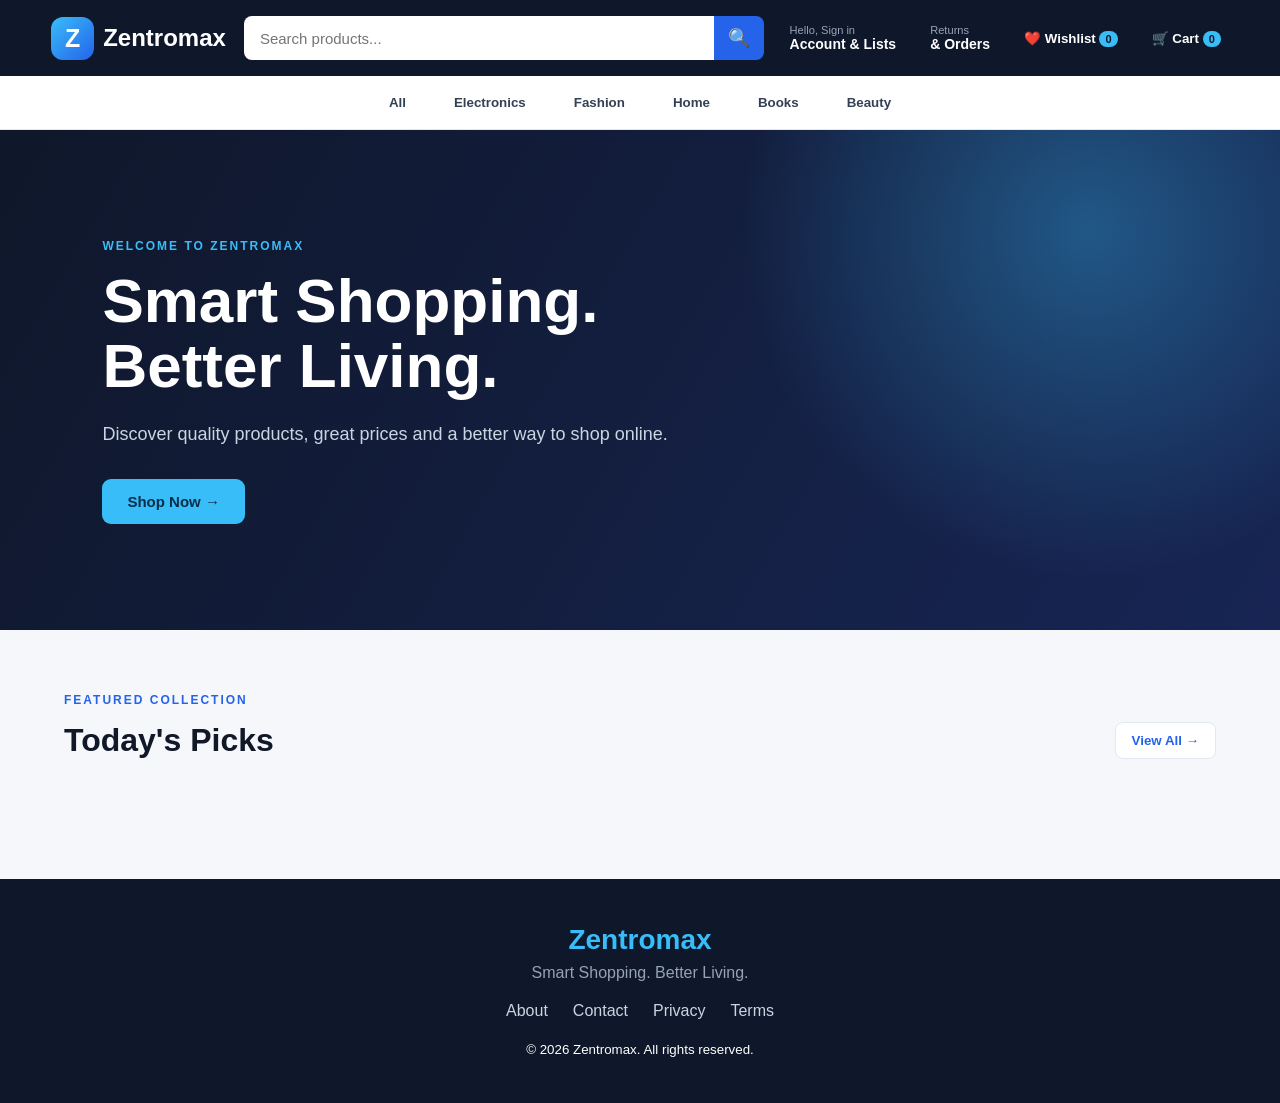
<file: index.html>
<!DOCTYPE html>
<html lang="en">
<head>
  <meta charset="UTF-8">
  <meta name="viewport" content="width=device-width, initial-scale=1.0">

  <title id="siteTitle">Zentromax | Online Shopping</title>

  <link id="siteFavicon" rel="icon"
    href="data:image/svg+xml,%3Csvg xmlns='http://www.w3.org/2000/svg' viewBox='0 0 100 100'%3E%3Crect width='100' height='100' rx='22' fill='%232563eb'/%3E%3Ctext x='50' y='70' text-anchor='middle' font-size='62' font-family='Arial' font-weight='bold' fill='white'%3EZ%3C/text%3E%3C/svg%3E">

  <link rel="stylesheet" href="style.css">
</head>

<body>

<header class="header">

  <div class="logo" onclick="goHome()">
    <span id="siteLogoMark" class="logo-mark">Z</span>
    <span id="siteName">Zentromax</span>
  </div>

  <div class="search-box">
    <input
      id="searchInput"
      type="search"
      placeholder="Search products..."
      oninput="searchProducts()">

    <button onclick="searchProducts()">🔍</button>
  </div>

  <button class="nav-item" onclick="openLogin()">
    <small>Hello, Sign in</small>
    <strong>Account & Lists</strong>
  </button>

  <button class="nav-item" onclick="openOrders()">
    <small>Returns</small>
    <strong>& Orders</strong>
  </button>

  <button class="nav-item compact" onclick="openWishlist()">
    ❤️ Wishlist
    <span id="wishlistCount">0</span>
  </button>

  <button class="nav-item compact" onclick="openCart()">
    🛒 Cart
    <span id="cartCount">0</span>
  </button>

</header>


<nav class="categories">

  <button onclick="filterCategory('all')">All</button>
  <button onclick="filterCategory('electronics')">Electronics</button>
  <button onclick="filterCategory('fashion')">Fashion</button>
  <button onclick="filterCategory('home')">Home</button>
  <button onclick="filterCategory('books')">Books</button>
  <button onclick="filterCategory('beauty')">Beauty</button>

</nav>


<section class="hero">

  <div class="hero-content">

    <span id="heroEyebrow" class="eyebrow">WELCOME TO ZENTROMAX</span>

    <h1 id="heroTitle">
      Smart Shopping.<br>
      Better Living.
    </h1>

    <p id="heroText">
      Discover quality products, great prices and
      a better way to shop online.
    </p>

    <button id="heroButton" class="hero-btn" onclick="scrollToProducts()">
      Shop Now →
    </button>

  </div>

</section>


<main id="shop">

  <div class="section-head">

    <div>
      <span id="productsEyebrow" class="eyebrow blue">FEATURED COLLECTION</span>
      <h2 id="productsTitle">Today's Picks</h2>
    </div>

    <button class="view-btn" onclick="filterCategory('all')">
      View All →
    </button>

  </div>

  <section id="products" class="products"></section>

</main>


<!-- OVERLAY -->

<div id="overlay" class="overlay" onclick="closeAllPanels()"></div>


<!-- CART -->

<aside id="cartPanel" class="side-panel">

  <div class="panel-head">

    <div>
      <span class="panel-label">ZENTROMAX</span>
      <h2>Your Cart</h2>
    </div>

    <button onclick="closeCart()">✕</button>

  </div>

  <div id="cartItems" class="panel-body"></div>

  <div class="panel-footer">

    <div class="total-row">
      <span>Total</span>
      <strong>₹<span id="cartTotal">0</span></strong>
    </div>

    <button class="primary-btn" onclick="checkout()">
      Proceed to Checkout →
    </button>

  </div>

</aside>


<!-- LOGIN -->

<div id="loginModal" class="modal">

  <div class="modal-card">

    <button class="close-btn" onclick="closeLogin()">✕</button>

    <div class="modal-logo">Z</div>

    <span class="panel-label">ZENTROMAX ACCOUNT</span>

    <h2>Welcome back</h2>

    <p class="muted">
      Sign in to continue shopping.
    </p>

    <form onsubmit="login(event)">

      <label>Email or mobile number</label>

      <input
        id="loginEmail"
        required
        placeholder="Enter email or mobile">

      <label>Password</label>

      <input
        id="loginPassword"
        type="password"
        required
        placeholder="Enter password">

      <button class="primary-btn" type="submit">
        Sign In
      </button>

    </form>

    <p class="bottom-note">
      New to Zentromax?
      <b>Create an account</b>
    </p>

  </div>

</div>


<!-- ORDERS -->

<div id="ordersModal" class="modal">

  <div class="modal-card wide">

    <button class="close-btn" onclick="closeOrders()">✕</button>

    <span class="panel-label">ZENTROMAX</span>

    <h2>Returns & Orders</h2>

    <div id="ordersContent"></div>

  </div>

</div>


<!-- WISHLIST -->

<div id="wishlistModal" class="modal">

  <div class="modal-card wide">

    <button class="close-btn" onclick="closeWishlist()">✕</button>

    <span class="panel-label">ZENTROMAX</span>

    <h2>My Wishlist ❤️</h2>

    <div id="wishlistItems"></div>

  </div>

</div>


<!-- PRODUCT DETAILS -->

<div id="productModal" class="modal">

  <div class="modal-card product-modal">

    <button class="close-btn" onclick="closeProductDetails()">✕</button>

    <div id="productDetailsContent"></div>

  </div>

</div>


<!-- CHECKOUT -->

<div id="checkoutModal" class="modal">

  <div class="modal-card">

    <button class="close-btn" onclick="closeCheckout()">✕</button>

    <span class="panel-label">SECURE CHECKOUT</span>

    <h2>Complete Your Order</h2>

    <form onsubmit="placeOrder(event)">

      <label>Full Name</label>
      <input required placeholder="Your full name">

      <label>Mobile Number</label>
      <input required type="tel" placeholder="10 digit mobile number">

      <label>Delivery Address</label>
      <textarea required placeholder="Complete delivery address"></textarea>

      <label>Payment Method</label>

      <select required>
        <option value="">Choose payment method</option>
        <option>Cash on Delivery</option>
        <option>UPI</option>
        <option>Debit / Credit Card</option>
      </select>

      <button class="primary-btn" type="submit">
        Place Order
      </button>

    </form>

  </div>

</div>


<footer>

  <div id="footerBrand" class="footer-brand">Zentromax</div>

  <p id="storeDescriptionText">Great products. Better shopping.</p>

  <div class="footer-links">
    <span>About</span>
    <span>Contact</span>
    <span>Privacy</span>
    <span>Terms</span>
  </div>

  <small>© 2026 Zentromax. All rights reserved.</small>

</footer>


<script src="script.js"></script>

</body>
</html>
</file>
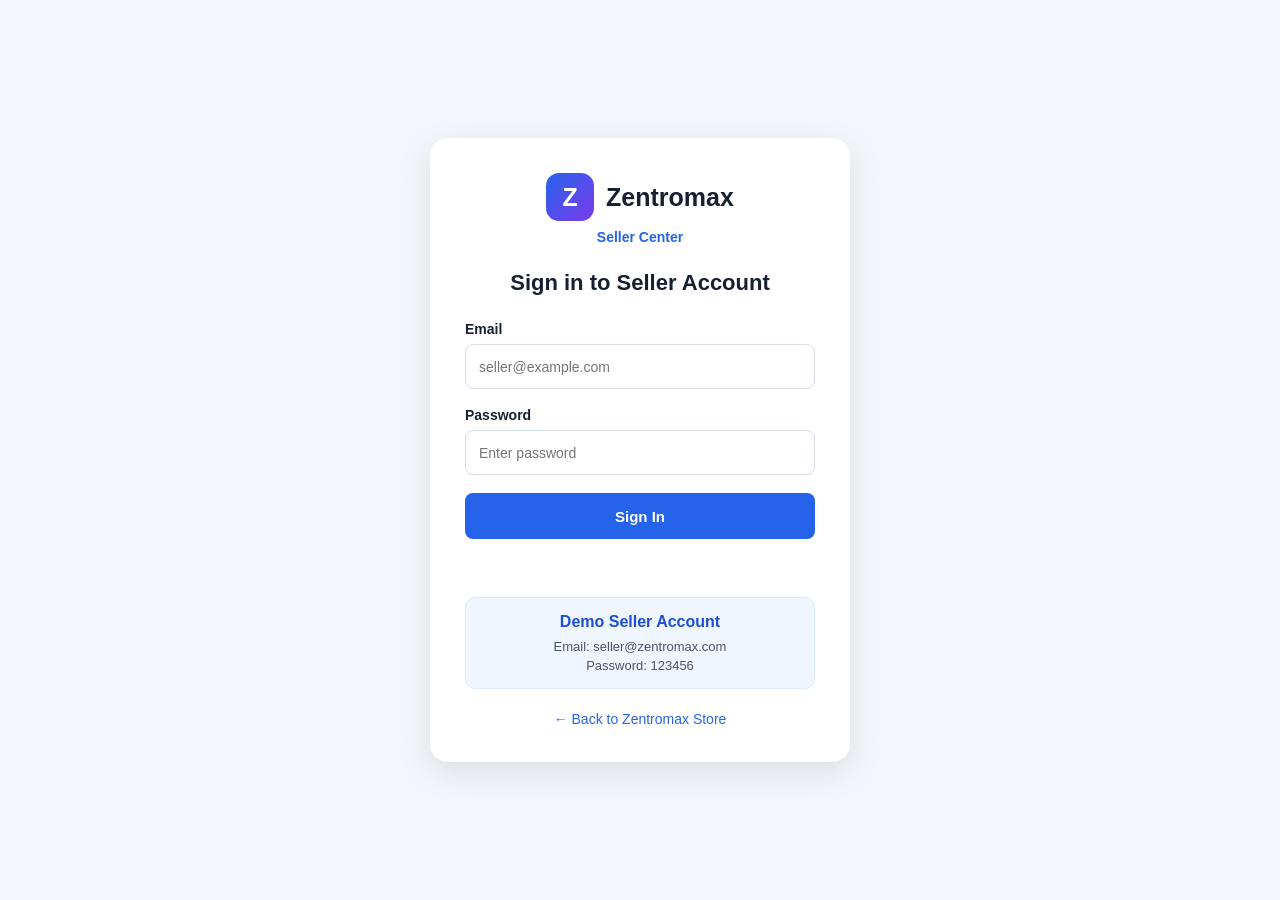
<file: seller-dashboard.html>
<!DOCTYPE html>
<html lang="en">
<head>
  <meta charset="UTF-8">
  <meta name="viewport" content="width=device-width, initial-scale=1.0">

  <title>Zentromax Seller Dashboard</title>

  <link rel="stylesheet" href="seller-dashboard.css">
</head>

<body>

  <!-- SIDEBAR -->

  <aside class="seller-sidebar">

    <div class="seller-brand">
      <div class="seller-logo">Z</div>
      <span>Zentromax</span>
    </div>

    <div class="seller-label">
      SELLER CENTER
    </div>

    <nav>

      <button
        class="nav-btn active"
        onclick="showSellerSection('dashboard')">
        📊 Dashboard
      </button>

      <button
        class="nav-btn"
        onclick="showSellerSection('products')">
        📦 My Products
      </button>

      <button
        class="nav-btn"
        onclick="showSellerSection('orders')">
        🛒 My Orders
      </button>

      <button
        class="nav-btn"
        onclick="showSellerSection('profile')">
        👤 My Profile
      </button>

    </nav>

    <button
      class="seller-logout"
      onclick="sellerLogout()">
      🚪 Logout
    </button>

  </aside>


  <!-- MAIN -->

  <main class="seller-main">

    <!-- TOP BAR -->

    <header class="seller-topbar">

      <div>

        <h1 id="sellerPageTitle">
          Dashboard
        </h1>

        <p>
          Manage your Zentromax store
        </p>

      </div>

      <div class="seller-account">

        <div class="seller-avatar">
          S
        </div>

        <div>

          <strong id="sellerName">
            Seller
          </strong>

          <small>
            Seller Account
          </small>

        </div>

      </div>

    </header>


    <!-- =========================
         DASHBOARD
    ========================== -->

    <section
      id="sellerDashboard"
      class="seller-section active">

      <div class="welcome-card">

        <div>

          <span>
            Welcome back 👋
          </span>

          <h2 id="welcomeSeller">
            Welcome, Seller
          </h2>

          <p>
            Manage your products and orders from here.
          </p>

        </div>

        <button
          onclick="openSellerProductForm()">

          + Add Product

        </button>

      </div>


      <!-- STATS -->

      <div class="seller-stats">

        <div class="seller-stat">

          <div class="stat-icon blue">
            📦
          </div>

          <div>

            <h3 id="sellerProductCount">
              0
            </h3>

            <p>
              My Products
            </p>

          </div>

        </div>


        <div class="seller-stat">

          <div class="stat-icon orange">
            🛒
          </div>

          <div>

            <h3 id="sellerOrderCount">
              0
            </h3>

            <p>
              My Orders
            </p>

          </div>

        </div>


        <div class="seller-stat">

          <div class="stat-icon green">
            💰
          </div>

          <div>

            <h3 id="sellerSales">
              ₹0
            </h3>

            <p>
              Total Sales
            </p>

          </div>

        </div>

      </div>


      <!-- RECENT PRODUCTS -->

      <div class="seller-panel">

        <div class="panel-heading">

          <div>

            <h2>
              My Products
            </h2>

            <p>
              Products added by your seller account
            </p>

          </div>

          <button
            onclick="showSellerSection('products')">

            View All

          </button>

        </div>

        <div id="dashboardProducts"></div>

      </div>

    </section>


    <!-- =========================
         MY PRODUCTS
    ========================== -->

    <section
      id="sellerProducts"
      class="seller-section">

      <div class="section-header">

        <div>

          <h2>
            My Products
          </h2>

          <p>
            Only products added by your seller account
          </p>

        </div>

        <button
          class="primary-btn"
          onclick="openSellerProductForm()">

          + Add Product

        </button>

      </div>


      <div class="seller-panel">

        <div class="seller-search">

          <input
            type="text"
            id="sellerProductSearch"
            placeholder="Search your products..."
            oninput="renderSellerProducts()">

        </div>

        <div id="sellerProductTable"></div>

      </div>

    </section>


    <!-- =========================
         ORDERS
    ========================== -->

    <section
      id="sellerOrders"
      class="seller-section">

      <div class="section-header">

        <div>

          <h2>
            My Orders
          </h2>

          <p>
            Orders containing your products
          </p>

        </div>

      </div>


      <div class="seller-panel">

        <div id="sellerOrdersTable"></div>

      </div>

    </section>


    <!-- =========================
         PROFILE
    ========================== -->

    <section
      id="sellerProfile"
      class="seller-section">

      <div class="section-header">

        <div>

          <h2>
            My Profile
          </h2>

          <p>
            Your seller account information
          </p>

        </div>

      </div>


      <div class="seller-panel profile-panel">

        <div class="profile-avatar">
          S
        </div>

        <div class="profile-info">

          <h3 id="profileName">
            Seller
          </h3>

          <p id="profileEmail">
            seller@example.com
          </p>

          <span class="seller-status">
            ● Active Seller
          </span>

        </div>

      </div>

    </section>

  </main>


  <!-- =========================
       ADD / EDIT PRODUCT MODAL
  ========================== -->

  <div
    id="sellerProductModal"
    class="seller-modal">

    <div class="seller-modal-card">

      <button
        class="modal-close"
        onclick="closeSellerProductForm()">

        ✕

      </button>


      <h2 id="sellerFormTitle">
        Add Product
      </h2>

      <p class="modal-description">
        Add a product to your Zentromax store.
      </p>


      <form
        id="sellerProductForm"
        onsubmit="saveSellerProduct(event)">


        <!-- PRODUCT NAME -->

        <label>
          Product Name
        </label>

        <input
          type="text"
          id="sellerProductName"
          placeholder="Example: Wireless Bluetooth Headphones"
          required>


        <!-- CATEGORY -->

        <label>
          Category
        </label>

        <select
          id="sellerProductCategory"
          required>

          <option value="">
            Select Category
          </option>

          <option value="electronics">
            Electronics
          </option>

          <option value="fashion">
            Fashion
          </option>

          <option value="home">
            Home
          </option>

          <option value="books">
            Books
          </option>

          <option value="beauty">
            Beauty
          </option>

        </select>


        <!-- PRICE -->

        <label>
          Price ₹
        </label>

        <input
          type="number"
          id="sellerProductPrice"
          min="1"
          placeholder="1499"
          required>


        <!-- RATING -->

        <label>
          Rating
        </label>

        <input
          type="number"
          id="sellerProductRating"
          min="1"
          max="5"
          step="0.1"
          value="4.5"
          required>


        <!-- IMAGE -->

        <label>
          Product Image URL
        </label>

        <input
          type="url"
          id="sellerProductImage"
          placeholder="https://example.com/image.jpg"
          required>


        <!-- DESCRIPTION -->

        <label>
          Product Description
        </label>

        <textarea
          id="sellerProductDescription"
          placeholder="Write a detailed description about your product..."
          rows="6"
          required></textarea>


        <!-- SAVE -->

        <button
          type="submit"
          class="save-product-btn">

          Save Product

        </button>

      </form>

    </div>

  </div>


  <!-- JAVASCRIPT -->

  <script src="seller-dashboard.js"></script>

</body>
</html>
</file>
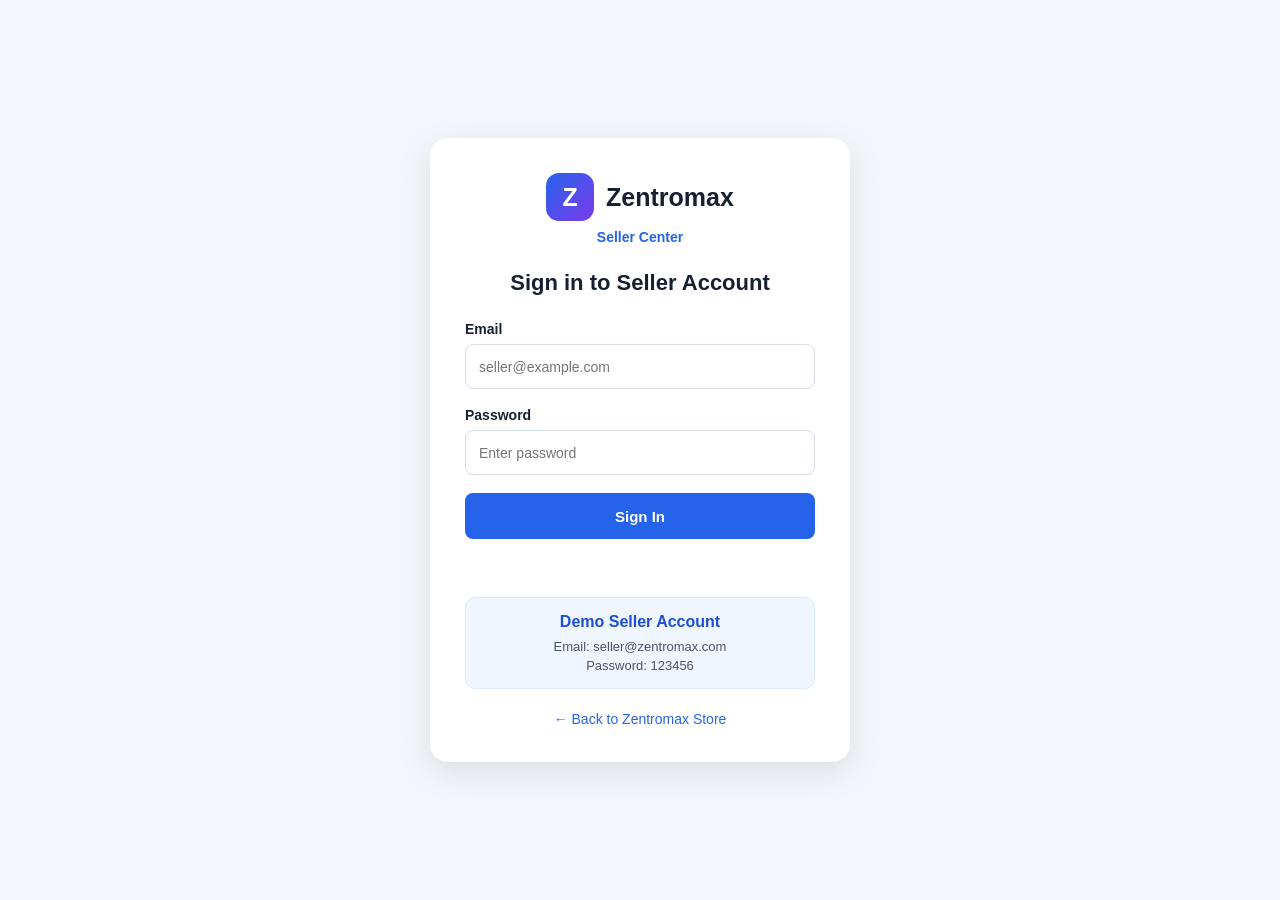
<file: seller-login.html>
<!DOCTYPE html>
<html lang="en">
<head>
  <meta charset="UTF-8">
  <meta name="viewport" content="width=device-width, initial-scale=1.0">

  <title>Zentromax Seller Login</title>

  <link rel="stylesheet" href="seller.css">
</head>

<body>

  <div class="login-container">

    <div class="login-card">

      <div class="logo">
        <div class="logo-box">Z</div>
        <h1>Zentromax</h1>
      </div>

      <p class="seller-title">Seller Center</p>

      <h2>Sign in to Seller Account</h2>

      <form id="sellerLoginForm">

        <label>Email</label>

        <input
          type="email"
          id="sellerEmail"
          placeholder="seller@example.com"
          required
        >

        <label>Password</label>

        <input
          type="password"
          id="sellerPassword"
          placeholder="Enter password"
          required
        >

        <button type="submit">
          Sign In
        </button>

      </form>

      <p id="loginMessage"></p>

      <div class="demo-login">

        <strong>Demo Seller Account</strong>

        <p>Email: seller@zentromax.com</p>
        <p>Password: 123456</p>

      </div>

      <a href="index.html">
        ← Back to Zentromax Store
      </a>

    </div>

  </div>

  <script src="seller.js"></script>

</body>
</html>
</file>
<file: style.css>
* {
  margin: 0;
  padding: 0;
  box-sizing: border-box;
}

:root {
  --dark: #0f172a;
  --dark2: #172554;
  --blue: #2563eb;
  --blue2: #38bdf8;
  --light: #f5f7fb;
  --border: #e2e8f0;
  --muted: #64748b;
  --white: #ffffff;
  --orange: #f59e0b;
}

body {
  font-family: Arial, Helvetica, sans-serif;
  background: var(--light);
  color: #111827;
}


/* HEADER */

.header {
  min-height: 76px;
  background: var(--dark);
  color: white;

  display: flex;
  align-items: center;
  gap: 18px;

  padding: 12px 4%;

  position: sticky;
  top: 0;
  z-index: 500;
}

.logo {
  display: flex;
  align-items: center;
  gap: 9px;

  font-size: 24px;
  font-weight: 800;

  white-space: nowrap;
  cursor: pointer;
}

.logo-mark,
.modal-logo {
  width: 43px;
  height: 43px;

  display: flex;
  align-items: center;
  justify-content: center;

  border-radius: 12px;

  background: linear-gradient(
    135deg,
    var(--blue2),
    var(--blue)
  );

  color: white;

  font-size: 25px;
  font-weight: 900;
}


/* SEARCH */

.search-box {
  flex: 1;
  display: flex;
  height: 44px;
}

.search-box input {
  width: 100%;

  border: none;
  outline: none;

  padding: 0 16px;

  font-size: 15px;

  border-radius: 8px 0 0 8px;
}

.search-box button {
  width: 55px;

  border: none;

  background: var(--blue);

  color: white;

  cursor: pointer;

  font-size: 18px;

  border-radius: 0 8px 8px 0;
}

.search-box button:hover {
  background: #1d4ed8;
}


/* NAV */

.nav-item {
  border: none;
  background: transparent;

  color: white;

  cursor: pointer;

  padding: 8px;

  border-radius: 7px;

  text-align: left;

  white-space: nowrap;
}

.nav-item:hover {
  background: #1e293b;
}

.nav-item small {
  display: block;
  color: #94a3b8;
}

.nav-item strong {
  display: block;
  font-size: 14px;
}

.nav-item.compact {
  font-weight: bold;
}

.nav-item span {
  background: var(--blue2);
  color: var(--dark);

  border-radius: 20px;

  padding: 2px 6px;

  font-size: 11px;
}


/* CATEGORIES */

.categories {
  min-height: 54px;

  background: white;

  display: flex;
  justify-content: center;
  align-items: center;

  gap: 32px;

  border-bottom: 1px solid var(--border);

  overflow-x: auto;
}

.categories button {
  border: none;
  background: none;

  color: #334155;

  font-weight: 700;

  padding: 8px;

  cursor: pointer;
}

.categories button:hover {
  color: var(--blue);
}


/* HERO */

.hero {
  min-height: 500px;

  display: flex;
  align-items: center;

  padding: 70px 8%;

  color: white;

  background:
    radial-gradient(
      circle at 85% 20%,
      rgba(56,189,248,.35),
      transparent 30%
    ),
    linear-gradient(
      120deg,
      var(--dark),
      var(--dark2)
    );
}

.hero-content {
  max-width: 700px;
}

.eyebrow {
  display: inline-block;

  color: var(--blue2);

  font-size: 12px;
  font-weight: 800;

  letter-spacing: 2px;

  margin-bottom: 15px;
}

.eyebrow.blue {
  color: var(--blue);
}

.hero h1 {
  font-size: 62px;
  line-height: 1.05;

  margin-bottom: 22px;
}

.hero p {
  max-width: 600px;

  color: #cbd5e1;

  font-size: 18px;
  line-height: 1.6;

  margin-bottom: 30px;
}

.hero-btn {
  border: none;

  background: var(--blue2);
  color: #082f49;

  padding: 14px 25px;

  border-radius: 9px;

  font-weight: 800;
  font-size: 15px;

  cursor: pointer;
}

.hero-btn:hover {
  background: #7dd3fc;
}


/* MAIN */

main {
  padding: 60px 5%;
}

.section-head {
  display: flex;
  justify-content: space-between;
  align-items: end;

  margin-bottom: 30px;
}

.section-head h2 {
  font-size: 32px;
}

.view-btn {
  border: 1px solid var(--border);

  background: white;

  color: var(--blue);

  padding: 10px 16px;

  border-radius: 8px;

  font-weight: 700;

  cursor: pointer;
}


/* PRODUCTS */

.products {
  display: grid;

  grid-template-columns:
    repeat(auto-fit, minmax(230px, 1fr));

  gap: 22px;
}

.product {
  background: white;

  border: 1px solid var(--border);

  border-radius: 16px;

  padding: 17px;

  min-height: 430px;

  display: flex;
  flex-direction: column;

  transition: .25s;
}

.product:hover {
  transform: translateY(-5px);

  box-shadow:
    0 15px 35px rgba(15,23,42,.12);
}

.product-top {
  display: flex;
  justify-content: space-between;
  align-items: center;

  height: 32px;
}

.product-category {
  color: var(--blue);
  background: #eff6ff;

  border-radius: 20px;

  padding: 5px 9px;

  font-size: 10px;
  font-weight: 800;

  text-transform: uppercase;
}

.wishlist-btn {
  border: none;
  background: transparent;

  font-size: 25px;

  cursor: pointer;
}

.product-image {
  height: 210px;

  display: flex;
  align-items: center;
  justify-content: center;

  cursor: pointer;
}

.product-image img {
  width: 100%;
  height: 100%;

  object-fit: contain;

  transition: .25s;
}

.product-image:hover img {
  transform: scale(1.06);
}

.product-info {
  cursor: pointer;
}

.product-info h3 {
  font-size: 16px;
  line-height: 1.4;

  margin-bottom: 8px;
}

.product-info:hover h3 {
  color: var(--blue);
}


/* RATING */

.rating {
  display: flex;
  align-items: center;

  gap: 7px;

  margin: 8px 0;
}

.stars {
  color: var(--orange);

  font-size: 16px;
  letter-spacing: 1px;
}

.rating-number {
  color: var(--muted);
  font-size: 13px;
}

.price {
  font-size: 23px;

  font-weight: 900;

  margin: 6px 0 16px;
}

.add-cart {
  width: 100%;

  margin-top: auto;

  border: none;

  background: var(--blue);

  color: white;

  padding: 12px;

  border-radius: 9px;

  font-weight: 800;

  cursor: pointer;
}

.add-cart:hover {
  background: #1d4ed8;
}


/* OVERLAY */

.overlay {
  display: none;

  position: fixed;
  inset: 0;

  background: rgba(2,6,23,.65);

  z-index: 900;
}

.overlay.show {
  display: block;
}


/* CART */

.side-panel {
  position: fixed;

  top: 0;
  right: -480px;

  width: 460px;
  max-width: 94%;

  height: 100vh;

  background: white;

  z-index: 1000;

  display: flex;
  flex-direction: column;

  transition: .3s;
}

.side-panel.open {
  right: 0;
}

.panel-head {
  background: var(--dark);
  color: white;

  padding: 21px;

  display: flex;
  justify-content: space-between;
}

.panel-head button {
  border: none;
  background: transparent;

  color: white;

  font-size: 22px;

  cursor: pointer;
}

.panel-label {
  color: var(--blue2);

  font-size: 10px;
  font-weight: 800;

  letter-spacing: 2px;
}

.panel-body {
  flex: 1;

  overflow-y: auto;

  padding: 20px;
}

.cart-item {
  display: flex;

  gap: 12px;

  padding: 15px 0;

  border-bottom: 1px solid var(--border);
}

.cart-item img {
  width: 75px;
  height: 75px;

  object-fit: contain;
}

.cart-item strong {
  line-height: 1.4;
}

.cart-item p {
  color: var(--muted);

  font-size: 13px;

  margin: 6px 0;
}

.cart-item button {
  border: 1px solid var(--border);

  background: #f8fafc;

  padding: 5px 9px;

  border-radius: 5px;

  cursor: pointer;
}

.panel-footer {
  padding: 20px;

  border-top: 1px solid var(--border);
}

.total-row {
  display: flex;

  justify-content: space-between;

  font-size: 20px;
}

.primary-btn {
  width: 100%;

  border: none;

  background: var(--blue);

  color: white;

  padding: 13px;

  border-radius: 9px;

  margin-top: 15px;

  font-weight: 800;

  cursor: pointer;
}

.primary-btn:hover {
  background: #1d4ed8;
}


/* MODAL */

.modal {
  display: none;

  position: fixed;
  inset: 0;

  z-index: 2000;

  background: rgba(2,6,23,.68);

  align-items: center;
  justify-content: center;

  padding: 20px;
}

.modal.show {
  display: flex;
}

.modal-card {
  width: 440px;
  max-width: 100%;

  max-height: 90vh;

  overflow-y: auto;

  background: white;

  border-radius: 18px;

  padding: 30px;

  position: relative;
}

.modal-card.wide {
  width: 650px;
}

.product-modal {
  width: 900px;
}

.close-btn {
  position: absolute;

  right: 17px;
  top: 15px;

  border: none;
  background: none;

  color: #64748b;

  font-size: 21px;

  cursor: pointer;
}

.modal-logo {
  margin-bottom: 20px;
}

.modal-card h2 {
  font-size: 27px;

  margin: 10px 0;
}

.muted {
  color: var(--muted);

  margin-bottom: 20px;
}

.modal-card label {
  display: block;

  font-weight: 700;
  font-size: 13px;

  margin: 15px 0 7px;
}

.modal-card input,
.modal-card textarea,
.modal-card select {
  width: 100%;

  border: 1px solid #cbd5e1;

  outline: none;

  padding: 12px;

  border-radius: 8px;

  font-size: 14px;
}

.modal-card textarea {
  min-height: 100px;

  resize: vertical;
}

.bottom-note {
  text-align: center;

  color: var(--muted);

  font-size: 13px;

  margin-top: 18px;
}

.bottom-note b {
  color: var(--blue);
}


/* PRODUCT DETAILS */

.product-details-grid {
  display: grid;

  grid-template-columns: 1fr 1fr;

  gap: 35px;

  align-items: center;
}

.details-image {
  height: 420px;

  background: #f8fafc;

  border-radius: 14px;

  display: flex;
  align-items: center;
  justify-content: center;
}

.details-image img {
  width: 90%;
  height: 90%;

  object-fit: contain;
}

.details-info h2 {
  font-size: 30px;

  line-height: 1.25;
}

.details-rating {
  display: flex;

  align-items: center;

  gap: 10px;

  margin: 17px 0;
}

.details-price {
  font-size: 32px;

  font-weight: 900;

  margin: 18px 0;
}

.details-description {
  color: var(--muted);

  line-height: 1.7;
}

.details-actions {
  display: flex;

  gap: 10px;
}

.secondary-btn {
  width: 100%;

  border: 1px solid var(--blue);

  background: white;

  color: var(--blue);

  padding: 13px;

  border-radius: 9px;

  margin-top: 15px;

  font-weight: 800;

  cursor: pointer;
}


/* EMPTY */

.empty-state {
  text-align: center;

  padding: 45px 20px;
}

.empty-icon {
  font-size: 50px;

  margin-bottom: 12px;
}

.empty-state h3 {
  margin-bottom: 8px;
}

.empty-state p {
  color: var(--muted);

  line-height: 1.6;
}


/* FOOTER */

footer {
  background: var(--dark);

  color: white;

  text-align: center;

  padding: 45px 20px;

  margin-top: 30px;
}

.footer-brand {
  color: var(--blue2);

  font-size: 28px;

  font-weight: 900;

  margin-bottom: 8px;
}

footer p {
  color: #94a3b8;

  margin-bottom: 20px;
}

.footer-links {
  display: flex;

  justify-content: center;

  gap: 25px;

  margin-bottom: 20px;

  color: #cbd5e1;
}


/* MOBILE */

@media(max-width: 900px) {

  .header {
    flex-wrap: wrap;
  }

  .search-box {
    order: 10;
    flex-basis: 100%;
  }

  .hero h1 {
    font-size: 48px;
  }

}

@media(max-width: 650px) {

  .header {
    padding: 10px 14px;
    gap: 8px;
  }

  .logo {
    font-size: 19px;
  }

  .logo-mark {
    width: 37px;
    height: 37px;
  }

  .nav-item small,
  .nav-item strong {
    font-size: 10px;
  }

  .nav-item.compact {
    font-size: 11px;
  }

  .categories {
    justify-content: flex-start;
    gap: 18px;
  }

  .hero {
    min-height: 430px;
    padding: 50px 25px;
  }

  .hero h1 {
    font-size: 40px;
  }

  .hero p {
    font-size: 16px;
  }

  main {
    padding: 40px 15px;
  }

  .section-head h2 {
    font-size: 25px;
  }

  .products {
    grid-template-columns: repeat(2, 1fr);
    gap: 12px;
  }

  .product {
    min-height: 365px;
    padding: 12px;
  }

  .product-image {
    height: 155px;
  }

  .product-info h3 {
    font-size: 14px;
  }

  .price {
    font-size: 19px;
  }

  .add-cart {
    font-size: 12px;
  }

  .side-panel {
    width: 100%;
  }

  .product-details-grid {
    grid-template-columns: 1fr;
    gap: 20px;
  }

  .details-image {
    height: 260px;
  }

  .details-info h2 {
    font-size: 23px;
  }

  .details-price {
    font-size: 27px;
  }

}
</file>
<file: seller-dashboard.css>
* {
  margin: 0;
  padding: 0;
  box-sizing: border-box;
}

body {
  font-family: Arial, Helvetica, sans-serif;
  background: #f4f7fb;
  color: #172033;
}

/* SIDEBAR */

.seller-sidebar {
  position: fixed;
  left: 0;
  top: 0;

  width: 250px;
  height: 100vh;

  background: #111827;
  color: white;

  padding: 22px 15px;

  display: flex;
  flex-direction: column;

  z-index: 100;
}

.seller-brand {
  display: flex;
  align-items: center;

  gap: 12px;

  padding: 5px 10px 20px;

  font-size: 21px;
  font-weight: bold;
}

.seller-logo {
  width: 42px;
  height: 42px;

  background: linear-gradient(
    135deg,
    #2563eb,
    #7c3aed
  );

  border-radius: 12px;

  display: flex;
  align-items: center;
  justify-content: center;

  font-size: 22px;
}

.seller-label {
  color: #64748b;

  font-size: 11px;
  font-weight: bold;

  padding: 15px 15px 8px;

  letter-spacing: 1px;
}

.seller-sidebar nav {
  display: flex;
  flex-direction: column;

  gap: 7px;
}

.nav-btn {
  width: 100%;

  border: none;

  background: transparent;

  color: #cbd5e1;

  padding: 13px 15px;

  border-radius: 9px;

  text-align: left;

  font-size: 15px;

  cursor: pointer;

  transition: 0.2s;
}

.nav-btn:hover,
.nav-btn.active {
  background: #2563eb;
  color: white;
}

.seller-logout {
  margin-top: auto;

  width: 100%;

  border: none;

  background: #1f2937;

  color: #cbd5e1;

  padding: 13px 15px;

  border-radius: 9px;

  text-align: left;

  font-size: 15px;

  cursor: pointer;
}

.seller-logout:hover {
  background: #dc2626;
  color: white;
}


/* MAIN */

.seller-main {
  margin-left: 250px;

  min-height: 100vh;

  padding: 25px;
}


/* TOP BAR */

.seller-topbar {
  min-height: 75px;

  background: white;

  border-radius: 14px;

  padding: 18px 24px;

  display: flex;

  align-items: center;

  justify-content: space-between;

  box-shadow:
    0 2px 12px rgba(0, 0, 0, 0.05);

  margin-bottom: 25px;
}

.seller-topbar h1 {
  font-size: 25px;

  margin-bottom: 5px;
}

.seller-topbar p {
  color: #64748b;

  font-size: 14px;
}

.seller-account {
  display: flex;

  align-items: center;

  gap: 10px;
}

.seller-account small {
  display: block;

  color: #64748b;

  margin-top: 3px;
}

.seller-avatar {
  width: 42px;
  height: 42px;

  background: #2563eb;

  color: white;

  border-radius: 50%;

  display: flex;

  justify-content: center;
  align-items: center;

  font-weight: bold;
}


/* SECTIONS */

.seller-section {
  display: none;
}

.seller-section.active {
  display: block;
}


/* WELCOME */

.welcome-card {
  background:
    linear-gradient(
      135deg,
      #2563eb,
      #4f46e5
    );

  color: white;

  border-radius: 16px;

  padding: 28px;

  display: flex;

  align-items: center;

  justify-content: space-between;

  margin-bottom: 22px;
}

.welcome-card span {
  opacity: 0.85;

  font-size: 14px;
}

.welcome-card h2 {
  font-size: 27px;

  margin: 7px 0;
}

.welcome-card p {
  opacity: 0.85;

  font-size: 14px;
}

.welcome-card button {
  background: white;

  color: #2563eb;

  border: none;

  padding: 12px 18px;

  border-radius: 8px;

  font-weight: bold;

  cursor: pointer;
}

.welcome-card button:hover {
  background: #eff6ff;
}


/* STATS */

.seller-stats {
  display: grid;

  grid-template-columns:
    repeat(3, 1fr);

  gap: 18px;

  margin-bottom: 25px;
}

.seller-stat {
  background: white;

  border-radius: 14px;

  padding: 20px;

  display: flex;

  align-items: center;

  gap: 15px;

  box-shadow:
    0 2px 12px rgba(0, 0, 0, 0.05);
}

.stat-icon {
  width: 48px;
  height: 48px;

  border-radius: 12px;

  display: flex;

  justify-content: center;
  align-items: center;

  font-size: 22px;
}

.stat-icon.blue {
  background: #dbeafe;
}

.stat-icon.orange {
  background: #ffedd5;
}

.stat-icon.green {
  background: #dcfce7;
}

.seller-stat h3 {
  font-size: 24px;

  margin-bottom: 4px;
}

.seller-stat p {
  color: #64748b;

  font-size: 13px;
}


/* PANELS */

.seller-panel {
  background: white;

  border-radius: 14px;

  padding: 22px;

  box-shadow:
    0 2px 12px rgba(0, 0, 0, 0.05);
}

.panel-heading {
  display: flex;

  align-items: center;

  justify-content: space-between;

  margin-bottom: 20px;
}

.panel-heading h2 {
  font-size: 19px;

  margin-bottom: 5px;
}

.panel-heading p {
  color: #64748b;

  font-size: 13px;
}

.panel-heading button {
  border: none;

  background: #eff6ff;

  color: #2563eb;

  padding: 9px 14px;

  border-radius: 7px;

  cursor: pointer;
}


/* SECTION HEADER */

.section-header {
  display: flex;

  align-items: center;

  justify-content: space-between;

  margin-bottom: 20px;
}

.section-header h2 {
  font-size: 23px;

  margin-bottom: 5px;
}

.section-header p {
  color: #64748b;

  font-size: 14px;
}

.primary-btn {
  border: none;

  background: #2563eb;

  color: white;

  padding: 11px 18px;

  border-radius: 8px;

  cursor: pointer;

  font-weight: bold;
}

.primary-btn:hover {
  background: #1d4ed8;
}


/* SEARCH */

.seller-search {
  margin-bottom: 20px;
}

.seller-search input {
  width: 100%;

  max-width: 420px;

  padding: 12px 15px;

  border: 1px solid #dbe3ef;

  border-radius: 8px;

  outline: none;

  font-size: 14px;
}

.seller-search input:focus {
  border-color: #2563eb;
}


/* TABLE */

.table-wrapper {
  width: 100%;

  overflow-x: auto;
}

.seller-table {
  width: 100%;

  min-width: 750px;

  border-collapse: collapse;
}

.seller-table th {
  background: #f8fafc;

  color: #64748b;

  text-align: left;

  font-size: 13px;

  padding: 14px;
}

.seller-table td {
  padding: 14px;

  border-top: 1px solid #edf1f6;

  font-size: 14px;
}

.seller-product-info {
  display: flex;

  align-items: center;

  gap: 12px;
}

.seller-product-info img {
  width: 55px;
  height: 55px;

  object-fit: contain;

  border: 1px solid #eee;

  border-radius: 8px;
}

.seller-product-name {
  font-weight: bold;
}

.seller-product-category {
  color: #64748b;

  font-size: 12px;

  margin-top: 4px;
}

.edit-product,
.delete-product {
  border: none;

  padding: 7px 10px;

  border-radius: 6px;

  cursor: pointer;

  margin-right: 5px;
}

.edit-product {
  background: #dbeafe;

  color: #1d4ed8;
}

.delete-product {
  background: #fee2e2;

  color: #dc2626;
}

.edit-product:hover {
  background: #bfdbfe;
}

.delete-product:hover {
  background: #fecaca;
}


/* STATUS */

.seller-status {
  display: inline-block;

  background: #dcfce7;

  color: #15803d;

  padding: 5px 10px;

  border-radius: 20px;

  font-size: 12px;

  font-weight: bold;
}


/* PROFILE */

.profile-panel {
  display: flex;

  align-items: center;

  gap: 20px;

  max-width: 650px;
}

.profile-avatar {
  width: 80px;
  height: 80px;

  background: linear-gradient(
    135deg,
    #2563eb,
    #7c3aed
  );

  color: white;

  border-radius: 50%;

  display: flex;

  align-items: center;
  justify-content: center;

  font-size: 30px;

  font-weight: bold;
}

.profile-info h3 {
  font-size: 21px;

  margin-bottom: 5px;
}

.profile-info p {
  color: #64748b;

  margin-bottom: 10px;
}


/* MODAL */

.seller-modal {
  position: fixed;

  inset: 0;

  background: rgba(15, 23, 42, 0.65);

  display: none;

  align-items: center;

  justify-content: center;

  z-index: 999;

  padding: 20px;
}

.seller-modal.show {
  display: flex;
}

.seller-modal-card {
  width: 520px;

  max-width: 100%;

  max-height: 92vh;

  overflow-y: auto;

  background: white;

  border-radius: 16px;

  padding: 25px;

  position: relative;
}

.seller-modal-card h2 {
  margin-bottom: 5px;
}

.modal-description {
  color: #64748b;

  font-size: 13px;

  margin-bottom: 20px;
}

.modal-close {
  position: absolute;

  right: 16px;
  top: 16px;

  width: 35px;
  height: 35px;

  border: none;

  background: #f1f5f9;

  border-radius: 50%;

  cursor: pointer;

  font-size: 17px;
}

.modal-close:hover {
  background: #fee2e2;

  color: #dc2626;
}


/* FORM */

.seller-modal-card label {
  display: block;

  font-size: 14px;

  font-weight: bold;

  margin: 13px 0 7px;
}

.seller-modal-card input,
.seller-modal-card select,
.seller-modal-card textarea {
  width: 100%;

  border: 1px solid #dbe3ef;

  border-radius: 8px;

  padding: 12px;

  outline: none;

  font-size: 14px;

  font-family: Arial, Helvetica, sans-serif;
}

.seller-modal-card input,
.seller-modal-card select {
  height: 44px;
}

.seller-modal-card textarea {
  min-height: 130px;

  resize: vertical;

  line-height: 1.5;
}

.seller-modal-card input:focus,
.seller-modal-card select:focus,
.seller-modal-card textarea:focus {
  border-color: #2563eb;

  box-shadow:
    0 0 0 3px
    rgba(37, 99, 235, 0.10);
}

.save-product-btn {
  width: 100%;

  margin-top: 20px;

  height: 46px;

  border: none;

  border-radius: 8px;

  background: #2563eb;

  color: white;

  font-weight: bold;

  cursor: pointer;
}

.save-product-btn:hover {
  background: #1d4ed8;
}


/* EMPTY */

.empty-state {
  text-align: center;

  padding: 40px 20px;

  color: #64748b;
}

.empty-state h3 {
  color: #172033;

  margin-bottom: 7px;
}


/* MOBILE */

@media (max-width: 950px) {

  .seller-stats {
    grid-template-columns:
      repeat(2, 1fr);
  }

}

@media (max-width: 700px) {

  .seller-sidebar {
    width: 70px;

    padding: 15px 8px;
  }

  .seller-brand {
    justify-content: center;

    padding-left: 0;
    padding-right: 0;
  }

  .seller-brand span {
    display: none;
  }

  .seller-label {
    display: none;
  }

  .nav-btn {
    text-align: center;

    padding: 13px 5px;

    font-size: 0;
  }

  .nav-btn::first-letter {
    font-size: 20px;
  }

  .seller-logout {
    text-align: center;

    font-size: 0;
  }

  .seller-logout::first-letter {
    font-size: 20px;
  }

  .seller-main {
    margin-left: 70px;

    padding: 15px;
  }

  .seller-topbar {
    padding: 15px;

    margin-bottom: 15px;
  }

  .seller-topbar h1 {
    font-size: 20px;
  }

  .seller-topbar p {
    display: none;
  }

  .seller-account small {
    display: none;
  }

  .welcome-card {
    flex-direction: column;

    align-items: flex-start;

    gap: 20px;
  }

  .welcome-card h2 {
    font-size: 23px;
  }

  .seller-stats {
    grid-template-columns: 1fr;
  }

  .section-header {
    flex-direction: column;

    align-items: flex-start;

    gap: 15px;
  }

  .seller-panel {
    padding: 15px;
  }

}

@media (max-width: 450px) {

  .seller-main {
    padding: 10px;
  }

  .seller-account {
    display: none;
  }

}
</file>
<file: seller.css>
* {
  margin: 0;
  padding: 0;
  box-sizing: border-box;
}

body {
  font-family: Arial, Helvetica, sans-serif;
  background: #f3f6fb;
  color: #172033;
}

/* Main Container */

.login-container {
  min-height: 100vh;
  display: flex;
  justify-content: center;
  align-items: center;
  padding: 20px;
}

/* Login Card */

.login-card {
  width: 420px;
  max-width: 100%;
  background: white;
  padding: 35px;
  border-radius: 18px;
  box-shadow: 0 10px 35px rgba(0, 0, 0, 0.10);
}

/* Logo */

.logo {
  display: flex;
  justify-content: center;
  align-items: center;
  gap: 12px;
  margin-bottom: 8px;
}

.logo-box {
  width: 48px;
  height: 48px;
  background: linear-gradient(
    135deg,
    #2563eb,
    #7c3aed
  );
  color: white;
  border-radius: 13px;

  display: flex;
  justify-content: center;
  align-items: center;

  font-size: 25px;
  font-weight: bold;
}

.logo h1 {
  font-size: 25px;
  color: #172033;
}

.seller-title {
  text-align: center;
  color: #2563eb;
  font-size: 14px;
  font-weight: bold;
  margin-bottom: 25px;
}

/* Heading */

.login-card h2 {
  text-align: center;
  font-size: 22px;
  margin-bottom: 25px;
}

/* Form */

form label {
  display: block;
  font-size: 14px;
  font-weight: bold;
  margin-bottom: 7px;
}

form input {
  width: 100%;
  height: 45px;

  border: 1px solid #d7deea;
  border-radius: 8px;

  padding: 0 13px;
  font-size: 14px;

  outline: none;

  margin-bottom: 18px;
}

form input:focus {
  border-color: #2563eb;
  box-shadow: 0 0 0 3px rgba(37, 99, 235, 0.10);
}

/* Login Button */

form button {
  width: 100%;
  height: 46px;

  border: none;
  border-radius: 8px;

  background: #2563eb;
  color: white;

  font-size: 15px;
  font-weight: bold;

  cursor: pointer;

  transition: 0.2s;
}

form button:hover {
  background: #1d4ed8;
}

form button:active {
  transform: scale(0.98);
}

/* Message */

#loginMessage {
  text-align: center;
  margin-top: 15px;
  font-size: 14px;
  min-height: 18px;
}

/* Demo Login */

.demo-login {
  margin-top: 25px;

  background: #eff6ff;

  border: 1px solid #dbeafe;

  border-radius: 10px;

  padding: 15px;

  text-align: center;
}

.demo-login strong {
  color: #1d4ed8;
  display: block;
  margin-bottom: 8px;
}

.demo-login p {
  color: #475569;
  font-size: 13px;
  margin-top: 4px;
}

/* Back Link */

.login-card > a {
  display: block;

  text-align: center;

  margin-top: 22px;

  color: #2563eb;

  text-decoration: none;

  font-size: 14px;
}

.login-card > a:hover {
  text-decoration: underline;
}

/* Mobile */

@media (max-width: 500px) {

  .login-container {
    padding: 15px;
  }

  .login-card {
    padding: 25px 20px;
  }

  .logo h1 {
    font-size: 22px;
  }

}
</file>
